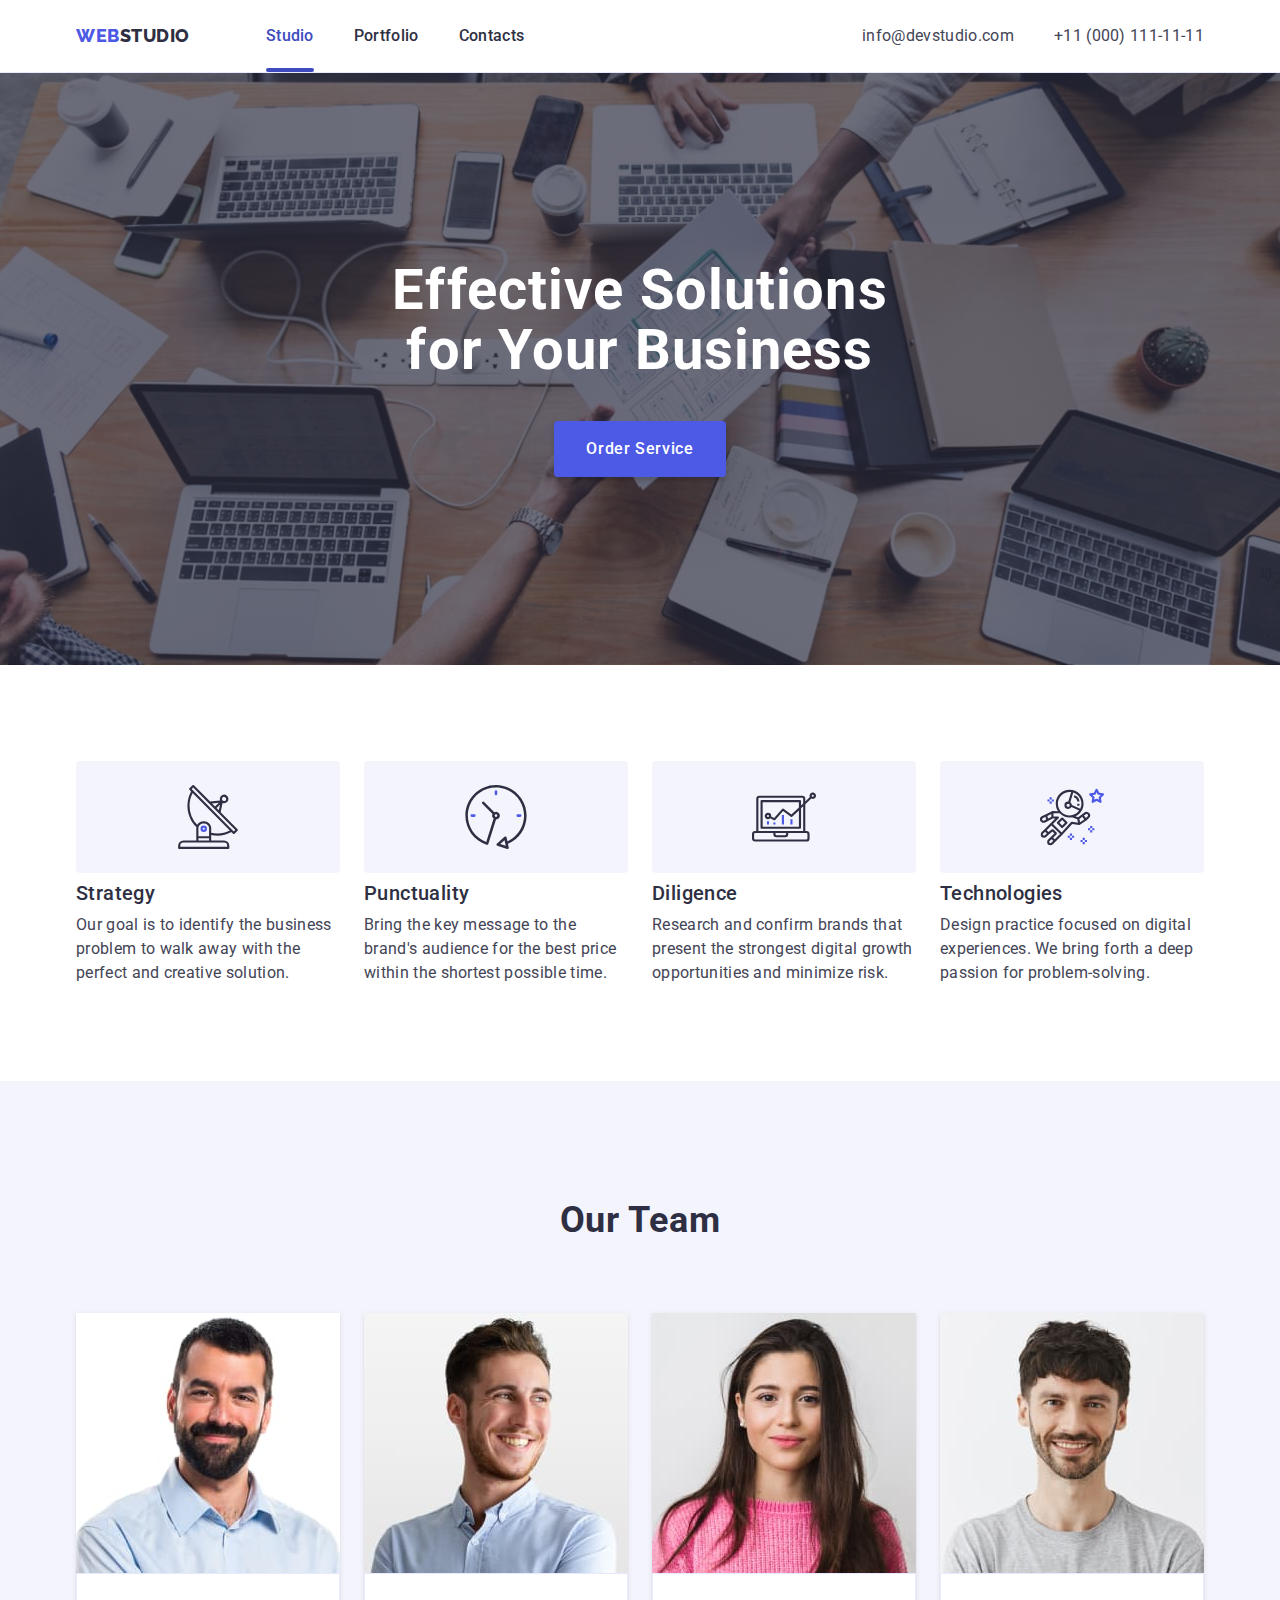
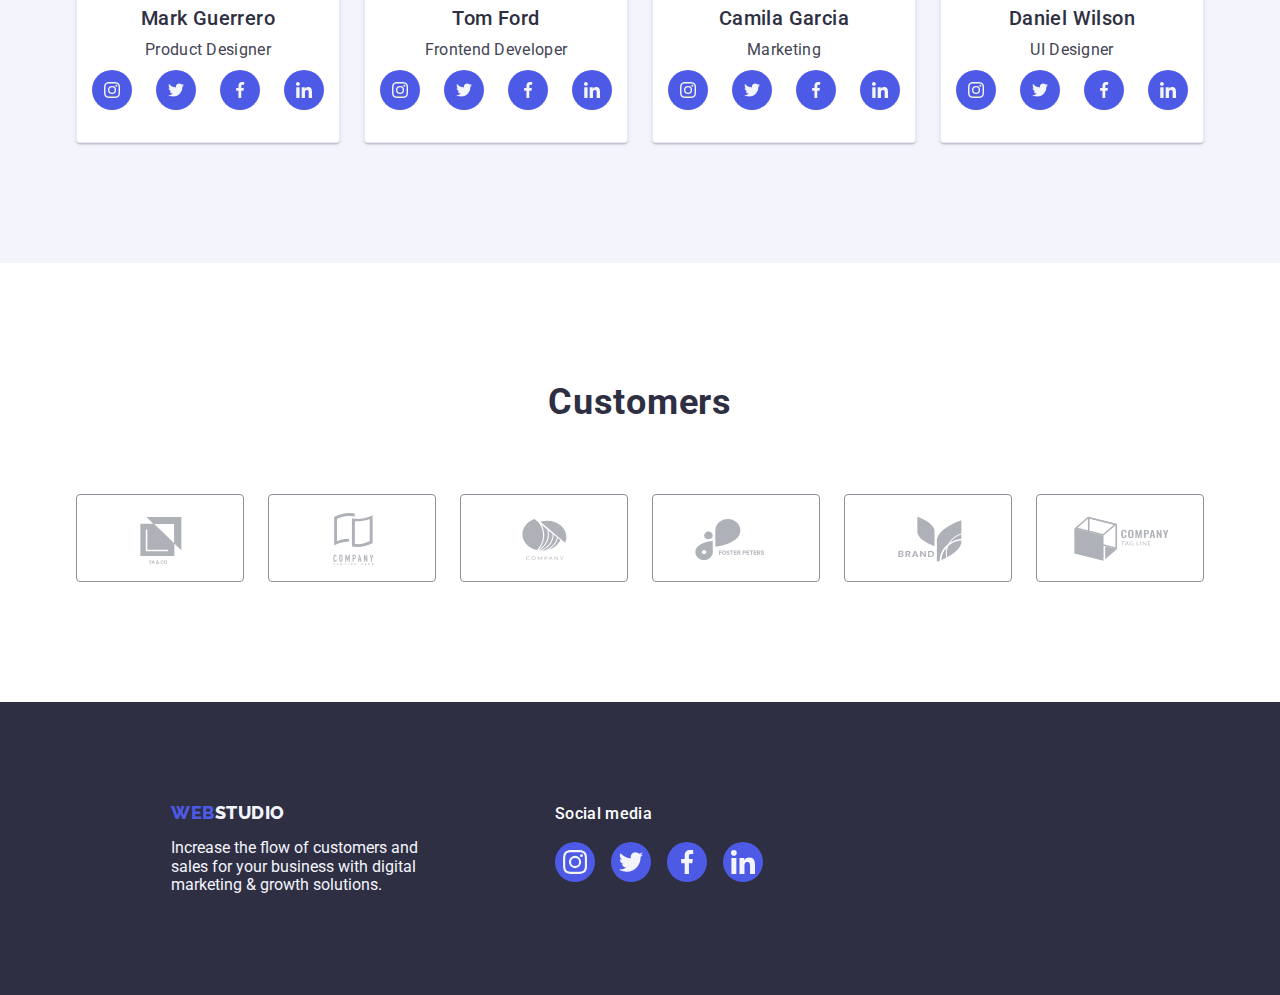
<file: index.html>
<!DOCTYPE html>
<html lang="en">
  <head>
    <meta charset="UTF-8" />
    <meta http-equiv="X-UA-Compatible" content="IE=edge" />
    <meta name="viewport" content="width=device-width, initial-scale=1.0" />

    <link rel="preconnect" href="https://fonts.googleapis.com" />
    <link rel="preconnect" href="https://fonts.gstatic.com" crossorigin />
    <link
      href="https://fonts.googleapis.com/css2?family=Raleway:wght@800&family=Roboto:wght@400;500;700;900&display=swap"
      rel="stylesheet"
    />
    <link
      rel="stylesheet"
      href="https://cdnjs.cloudflare.com/ajax/libs/modern-normalize/1.0.0/modern-normalize.min.css"
    />
    <link rel="stylesheet" href="./css/styles.css" />
    <title>Студія</title>
  </head>
  <body>
    <header class="header">
      <div class="container header-container">
        <nav class="navigation">
          <a href="./index.html" class="logo link"
            >Web<span class="logo-studio-header">Studio</span></a
          >
          <ul class="menu-items list">
            <li>
              <a
                class="menu-item link current"
                href="./index.html"
                rel="noopener noreferrer"
                >Studio</a
              >
            </li>
            <li>
              <a
                class="menu-item link"
                href="./portfolio.html"
                rel="noopener noreferrer"
                >Portfolio</a
              >
            </li>
            <li>
              <a class="menu-item link" href="" rel="noopener noreferrer"
                >Contacts</a
              >
            </li>
          </ul>
        </nav>
        <address class="contacts-list">
          <ul class="contacts list">
            <li class="contact-li link">
              <a href="mailto:info@devstudio.com" class="contact link"
                >info@devstudio.com</a
              >
            </li>
            <li class="contact-li link">
              <a href="tel:+110001111111" class="contact link"
                >+11 (000) 111-11-11</a
              >
            </li>
          </ul>
        </address>
      </div>
    </header>
    <main>
      <section class="hero section">
        <div class="container hero-container">
          <h1 class="main-header">Effective Solutions for Your Business</h1>
          <button type="button" class="order button" data-modal-open>
            Order Service
          </button>
        </div>
      </section>
      <section class="about section">
        <div class="container about-container">
          <h2 hidden class="benefits-header">Benefits</h2>
          <ul class="benefits list">
            <li class="benefit">
              <div class="benefit-vector-box">
                <svg width="64" height="64">
                  <use href="./images/icon.svg#icon-benefit-icon-1"></use>
                </svg>
              </div>
              <h3 class="benefit-header">Strategy</h3>

              <p class="benefit-text">
                Our goal is to identify the business problem to walk away with
                the perfect and creative solution.
              </p>
            </li>
            <li class="benefit">
              <div class="benefit-vector-box">
                <svg width="64" height="64">
                  <use href="./images/icon.svg#icon-benefit-icon-2"></use>
                </svg>
              </div>
              <h3 class="benefit-header">Punctuality</h3>
              <p class="benefit-text">
                Bring the key message to the brand's audience for the best price
                within the shortest possible time.
              </p>
            </li>
            <li class="benefit">
              <div class="benefit-vector-box">
                <svg width="64" height="64">
                  <use href="./images/icon.svg#icon-benefit-icon-3"></use>
                </svg>
              </div>
              <h3 class="benefit-header">Diligence</h3>
              <p class="benefit-text">
                Research and confirm brands that present the strongest digital
                growth opportunities and minimize risk.
              </p>
            </li>
            <li class="benefit">
              <div class="benefit-vector-box">
                <svg width="64" height="64">
                  <use href="./images/icon.svg#icon-benefit-icon-4"></use>
                </svg>
              </div>
              <h3 class="benefit-header">Technologies</h3>
              <p class="benefit-text">
                Design practice focused on digital experiences. We bring forth a
                deep passion for problem-solving.
              </p>
            </li>
          </ul>
        </div>
      </section>
      <section class="portfolio section">
        <div class="container portfolio-container">
          <h2 class="works-header">What are we doing</h2>
          <ul class="works-index list">
            <li class="work-index">
              <img src="./images/work1.jpg" alt="Work1" width="360" />
            </li>
            <li class="work-index">
              <img src="./images/work2.jpg" alt="work2" width="360" />
            </li>
            <li class="work-index">
              <img src="./images/work3.jpg" alt="work3" width="360" />
            </li>
          </ul>
        </div>
      </section>
      <section class="team section">
        <div class="container team-container">
          <h2 class="team-header">Our Team</h2>
          <ul class="teammembers list">
            <li class="teammember">
              <img
                src="./images/Mark.jpg"
                alt="Mark"
                width="264"
                height="260"
              />
              <div class="teammember-content">
                <h3 class="teammember-name">Mark Guerrero</h3>
                <p class="teammember-position">Product Designer</p>
                <ul class="sotial-list list">
                  <li class="sotial">
                    <a
                      href="./index.html"
                      class="sotial-box-teammember link"
                      target="_blank"
                      rel="noopener noreferrer"
                      ><svg
                        width="16"
                        height="16"
                        aria-label="linkto social media"
                        class="icon"
                      >
                        <use
                          href="./images/icon.svg#icon-social-icon-teammember-1"
                        ></use></svg
                    ></a>
                  </li>
                  <li class="sotial">
                    <a
                      href="./index.html"
                      class="sotial-box-teammember link"
                      target="_blank"
                      rel="noopener noreferrer"
                      ><svg
                        width="16"
                        height="16"
                        aria-label="linkto social media"
                        class="icon"
                      >
                        <use
                          href="./images/icon.svg#icon-social-icon-teammember-2"
                        ></use></svg
                    ></a>
                  </li>
                  <li class="sotial">
                    <a
                      href="./index.html"
                      class="sotial-box-teammember link"
                      target="_blank"
                      rel="noopener noreferrer"
                      ><svg
                        width="16"
                        height="16"
                        aria-label="linkto social media"
                        class="icon"
                      >
                        <use
                          href="./images/icon.svg#icon-social-icon-teammember-3"
                        ></use></svg
                    ></a>
                  </li>
                  <li class="sotial">
                    <a
                      href="./index.html"
                      class="sotial-box-teammember link"
                      target="_blank"
                      rel="noopener noreferrer"
                      ><svg
                        width="16"
                        height="16"
                        aria-label="linkto social media"
                        class="icon"
                      >
                        <use
                          href="./images/icon.svg#icon-social-icon-teammember-4"
                        ></use></svg
                    ></a>
                  </li>
                </ul>
              </div>
            </li>
            <li class="teammember">
              <img src="./images/Tom.jpg" alt="Tom" class="teammember-photo" />
              <div class="teammember-content">
                <h3 class="teammember-name">Tom Ford</h3>
                <p class="teammember-position">Frontend Developer</p>
                <ul class="sotial-list list">
                  <li class="sotial">
                    <a
                      href="./index.html"
                      class="sotial-box-teammember link"
                      target="_blank"
                      rel="noopener noreferrer"
                      ><svg
                        width="16"
                        height="16"
                        aria-label="linkto social media"
                        class="icon"
                      >
                        <use
                          href="./images/icon.svg#icon-social-icon-teammember-1"
                        ></use></svg
                    ></a>
                  </li>
                  <li class="sotial">
                    <a
                      href="./index.html"
                      class="sotial-box-teammember link"
                      target="_blank"
                      rel="noopener noreferrer"
                      ><svg
                        width="16"
                        height="16"
                        aria-label="linkto social media"
                        class="icon"
                      >
                        <use
                          href="./images/icon.svg#icon-social-icon-teammember-2"
                        ></use></svg
                    ></a>
                  </li>
                  <li class="sotial">
                    <a
                      href="./index.html"
                      class="sotial-box-teammember link"
                      target="_blank"
                      rel="noopener noreferrer"
                      ><svg
                        width="16"
                        height="16"
                        aria-label="linkto social media"
                        class="icon"
                      >
                        <use
                          href="./images/icon.svg#icon-social-icon-teammember-3"
                        ></use></svg
                    ></a>
                  </li>
                  <li class="sotial">
                    <a
                      href="./index.html"
                      class="sotial-box-teammember link"
                      target="_blank"
                      rel="noopener noreferrer"
                      ><svg
                        width="16"
                        height="16"
                        aria-label="linkto social media"
                        class="icon"
                      >
                        <use
                          href="./images/icon.svg#icon-social-icon-teammember-4"
                        ></use></svg
                    ></a>
                  </li>
                </ul>
              </div>
            </li>
            <li class="teammember">
              <img
                src="./images/Camila.jpg"
                alt="Camila"
                width="264"
                class="teammember-photo"
              />
              <div class="teammember-content">
                <h3 class="teammember-name">Camila Garcia</h3>
                <p class="teammember-position">Marketing</p>
                <ul class="sotial-list list">
                  <li class="sotial">
                    <a
                      href="./index.html"
                      class="sotial-box-teammember link"
                      target="_blank"
                      rel="noopener noreferrer"
                      ><svg
                        width="16"
                        height="16"
                        aria-label="linkto social media"
                        class="icon"
                      >
                        <use
                          href="./images/icon.svg#icon-social-icon-teammember-1"
                        ></use></svg
                    ></a>
                  </li>
                  <li class="sotial">
                    <a
                      href="./index.html"
                      class="sotial-box-teammember link"
                      target="_blank"
                      rel="noopener noreferrer"
                      ><svg
                        width="16"
                        height="16"
                        aria-label="linkto social media"
                        class="icon"
                      >
                        <use
                          href="./images/icon.svg#icon-social-icon-teammember-2"
                        ></use></svg
                    ></a>
                  </li>
                  <li class="sotial">
                    <a
                      href="./index.html"
                      class="sotial-box-teammember link"
                      target="_blank"
                      rel="noopener noreferrer"
                      ><svg
                        width="16"
                        height="16"
                        aria-label="linkto social media"
                        class="icon"
                      >
                        <use
                          href="./images/icon.svg#icon-social-icon-teammember-3"
                        ></use></svg
                    ></a>
                  </li>
                  <li class="sotial">
                    <a
                      href="./index.html"
                      class="sotial-box-teammember link"
                      target="_blank"
                      rel="noopener noreferrer"
                      ><svg
                        width="16"
                        height="16"
                        aria-label="linkto social media"
                        class="icon"
                      >
                        <use
                          href="./images/icon.svg#icon-social-icon-teammember-4"
                        ></use></svg
                    ></a>
                  </li>
                </ul>
              </div>
            </li>
            <li class="teammember">
              <img
                src="./images/Daniel.jpg"
                alt="Daniel"
                width="264"
                class="teammember-photo"
              />
              <div class="teammember-content">
                <h3 class="teammember-name">Daniel Wilson</h3>
                <p class="teammember-position">UI Designer</p>
                <ul class="sotial-list list">
                  <li class="sotial">
                    <a
                      href="./index.html"
                      class="sotial-box-teammember link"
                      target="_blank"
                      rel="noopener noreferrer"
                      ><svg
                        width="16"
                        height="16"
                        aria-label="linkto social media"
                        class="icon"
                      >
                        <use
                          href="./images/icon.svg#icon-social-icon-teammember-1"
                        ></use></svg
                    ></a>
                  </li>
                  <li class="sotial">
                    <a
                      href="./index.html"
                      class="sotial-box-teammember link"
                      target="_blank"
                      rel="noopener noreferrer"
                      ><svg
                        width="16"
                        height="16"
                        aria-label="linkto social media"
                        class="icon"
                      >
                        <use
                          href="./images/icon.svg#icon-social-icon-teammember-2"
                        ></use></svg
                    ></a>
                  </li>
                  <li class="sotial">
                    <a
                      href="./index.html"
                      class="sotial-box-teammember link"
                      target="_blank"
                      rel="noopener noreferrer"
                      ><svg
                        width="16"
                        height="16"
                        aria-label="linkto social media"
                        class="icon"
                      >
                        <use
                          href="./images/icon.svg#icon-social-icon-teammember-3"
                        ></use></svg
                    ></a>
                  </li>
                  <li class="sotial">
                    <a
                      href="./index.html"
                      class="sotial-box-teammember link"
                      target="_blank"
                      rel="noopener noreferrer"
                      ><svg
                        width="16"
                        height="16"
                        aria-label="linkto social media"
                        class="icon"
                      >
                        <use
                          href="./images/icon.svg#icon-social-icon-teammember-4"
                        ></use></svg
                    ></a>
                  </li>
                </ul>
              </div>
            </li>
          </ul>
        </div>
      </section>
      <section class="section customers-section">
        <div class="container customers-container">
          <h2 class="customers-header">Customers</h2>
          <ul class="customers-list list">
            <li class="customer">
              <a
                href=""
                class="customer-box link"
                target="_blank"
                rel="noopener noreferrer"
              >
                <svg
                  class="customer-logo"
                  width="104"
                  height="56"
                  aria-label-customer
                  logo
                >
                  <use href="./images/icon.svg#icon-Logo-1"></use>
                </svg>
              </a>
            </li>
            <li class="customer">
              <a
                href="./index.html"
                class="customer-box link"
                target="_blank"
                rel="noopener noreferrer"
              >
                <svg
                  class="customer-logo"
                  width="104"
                  height="56"
                  aria-label-customer
                  logo
                >
                  <use href="./images/icon.svg#icon-Logo-2"></use>
                </svg>
              </a>
            </li>
            <li class="customer">
              <a
                href="./index.html"
                class="customer-box link"
                target="_blank"
                rel="noopener noreferrer"
              >
                <svg
                  class="customer-logo"
                  width="104"
                  height="56"
                  aria-label-customer
                  logo
                >
                  <use href="./images/icon.svg#icon-Logo-3"></use>
                </svg>
              </a>
            </li>
            <li class="customer">
              <a href="./index.html" class="customer-box link">
                <svg
                  class="customer-logo"
                  width="104"
                  height="56"
                  aria-label-customer
                  logo
                >
                  <use href="./images/icon.svg#icon-Logo-4"></use>
                </svg>
              </a>
            </li>
            <li class="customer">
              <a
                href="./index.html"
                class="customer-box link"
                target="_blank"
                rel="noopener noreferrer"
              >
                <svg
                  class="customer-logo"
                  width="104"
                  height="56"
                  aria-label-customer
                  logo
                >
                  <use href="./images/icon.svg#icon-Logo-5"></use>
                </svg>
              </a>
            </li>
            <li class="customer">
              <a
                href="./index.html"
                class="customer-box link"
                target="_blank"
                rel="noopener noreferrer"
              >
                <svg
                  class="customer-logo"
                  width="104"
                  height="56"
                  aria-label="customer-logo"
                >
                  <use href="./images/icon.svg#icon-Logo-6"></use>
                </svg>
              </a>
            </li>
          </ul>
        </div>
      </section>
    </main>
    <footer class="footer">
      <div class="container footer-container">
        <div class="footer-content">
          <a href="./index.html" class="logo-footer link"
            >Web<span class="logo-studio-footer">Studio</span></a
          >
          <p class="footer-text">
            Increase the flow of customers and sales for your business with
            digital marketing & growth solutions.
          </p>
        </div>
        <div class="footer-cocial">
          <p class="footer-social-list-text">Social media</p>
          <ul class="sotial-list-footer list">
            <li class="sotial">
              <a
                href="./index.html"
                class="sotial-box-footer link"
                target="_blank"
                rel="noopener noreferrer"
                ><svg
                  width="24"
                  height="24"
                  class="icon"
                  aria-label="social icon"
                >
                  <use
                    href="./images/icon.svg#icon-social-icon-footer-1"
                  ></use></svg
              ></a>
            </li>
            <li class="sotial">
              <a
                href="./index.html"
                class="sotial-box-footer link"
                target="_blank"
                rel="noopener noreferrer"
                ><svg
                  width="24"
                  height="24"
                  class="icon"
                  aria-label="social icon"
                >
                  <use
                    href="./images/icon.svg#icon-social-icon-footer-2"
                  ></use></svg
              ></a>
            </li>
            <li class="sotial">
              <a
                href="./index.html"
                class="sotial-box-footer link"
                target="_blank"
                rel="noopener noreferrer"
                ><svg
                  width="24"
                  height="24"
                  class="icon"
                  aria-label="social icon"
                >
                  <use
                    href="./images/icon.svg#icon-social-icon-footer-3"
                  ></use></svg
              ></a>
            </li>
            <li class="sotial">
              <a
                href="./index.html"
                class="sotial-box-footer link"
                target="_blank"
                rel="noopener noreferrer"
                ><svg
                  width="24"
                  height="24"
                  class="icon"
                  aria-label="social icon"
                >
                  <use
                    href="./images/icon.svg#icon-social-icon-footer-4"
                  ></use></svg
              ></a>
            </li>
          </ul>
        </div>
      </div>
    </footer>
    <div class="backdrop is-hidden" data-modal>
      <div class="modal">
        <button class="button data-modal-close" data-modal-close>
          <svg
            width="8"
            height="8"
            class="modal-close-icon"
            aria-label="close modal button"
          >
            <use href="./images/icon.svg#icon-Close-modal"></use>
          </svg>
        </button>
      </div>
    </div>
    <script src="./js/modal.js">
      
    </script>
  </body>
</html>
</file>
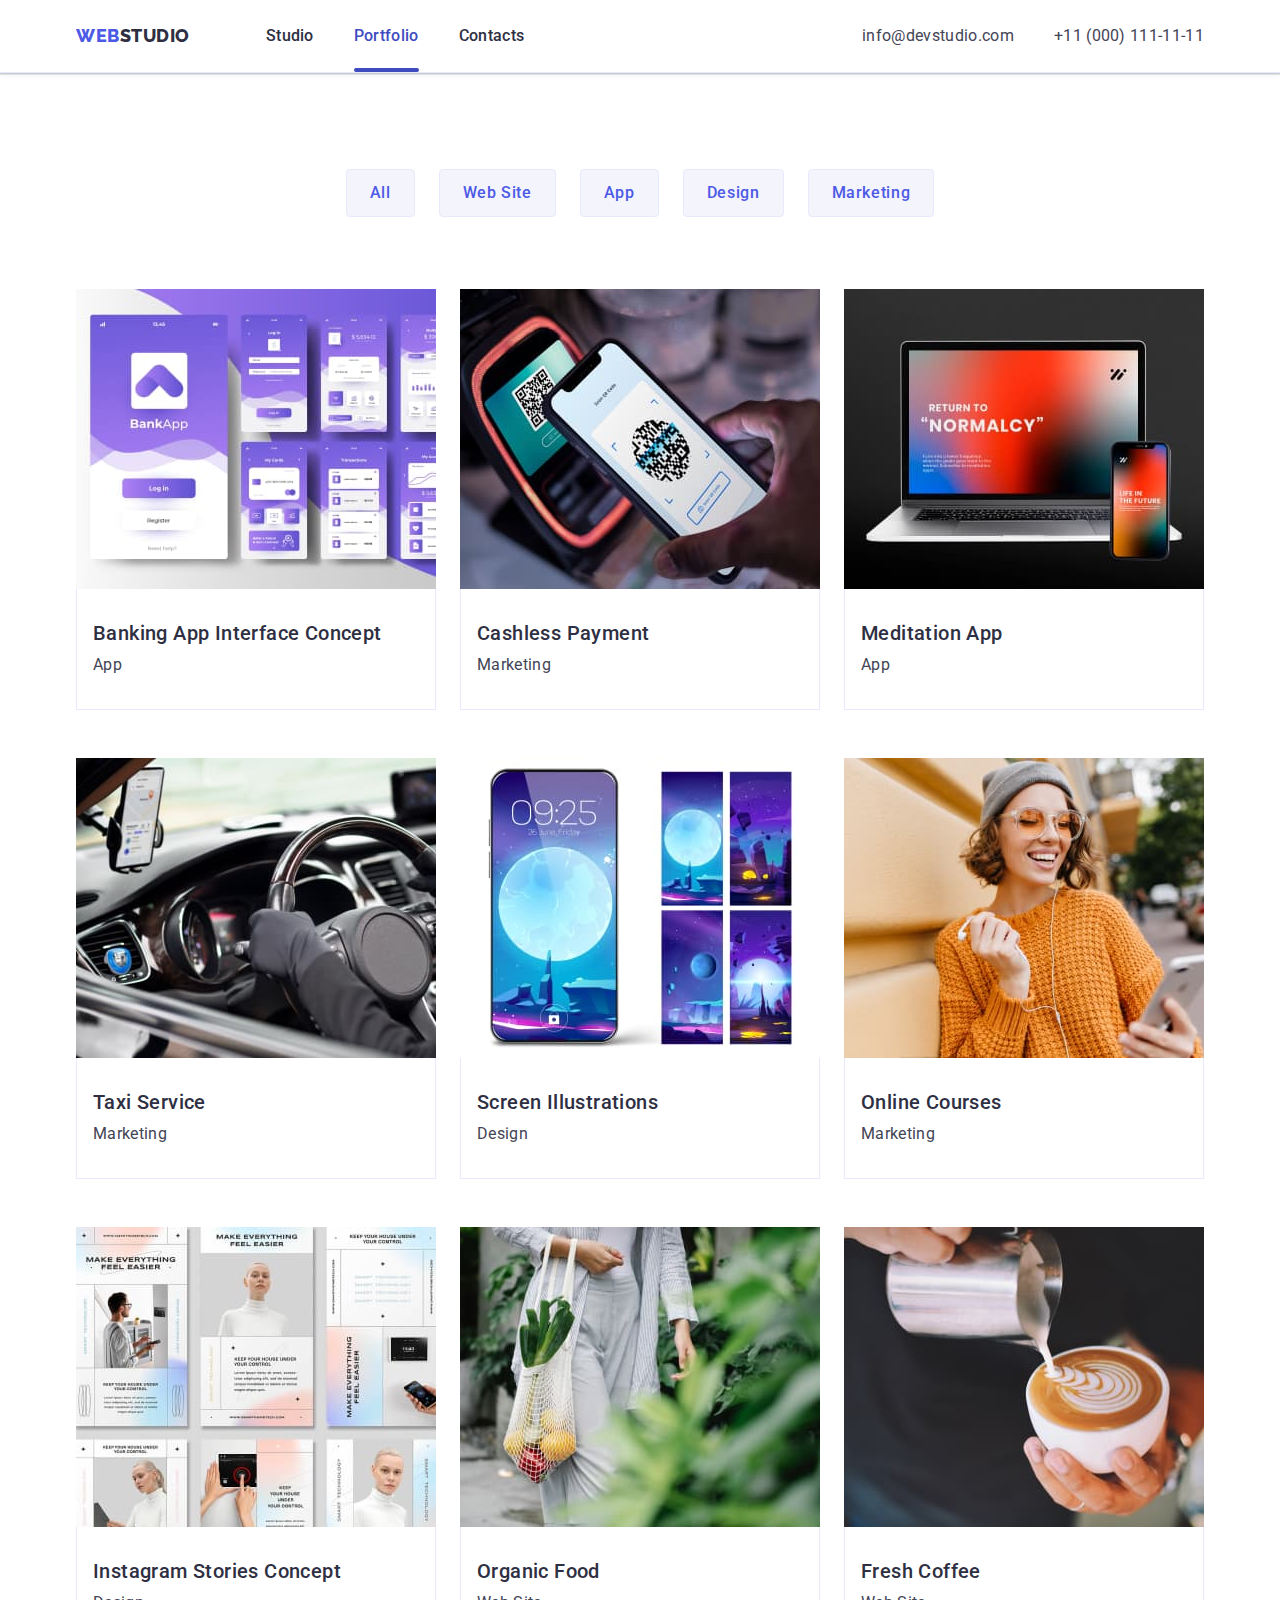
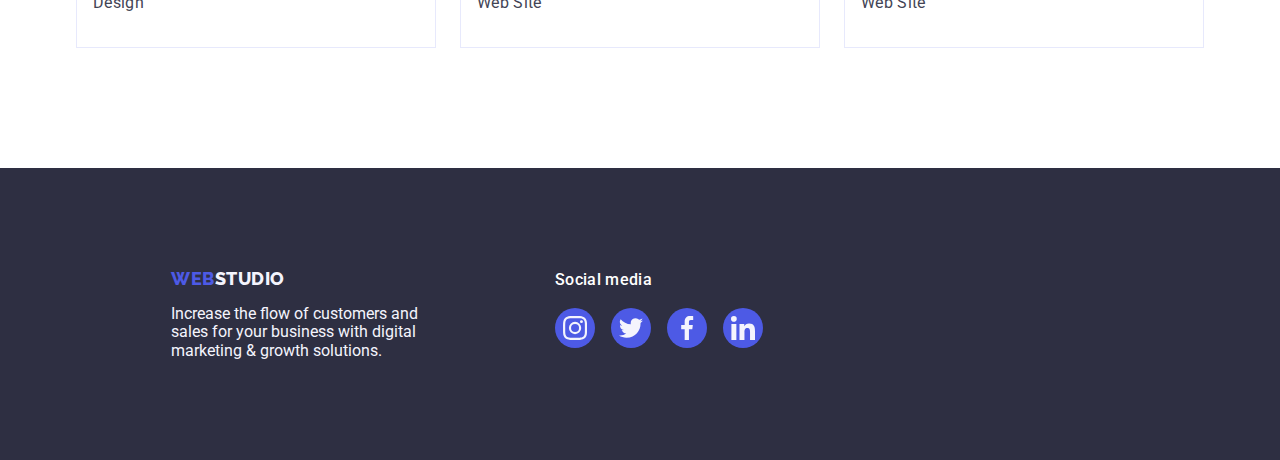
<file: portfolio.html>
<!DOCTYPE html>
<html lang="en">
  <head>
    <meta charset="UTF-8" />
    <meta http-equiv="X-UA-Compatible" content="IE=edge" />
    <meta name="viewport" content="width=device-width, initial-scale=1.0" />
    <link rel="preconnect" href="https://fonts.googleapis.com" />
    <link rel="preconnect" href="https://fonts.gstatic.com" crossorigin />
    <link
      href="https://fonts.googleapis.com/css2?family=Raleway:wght@800&family=Roboto:wght@400;500;700;900&display=swap"
      rel="stylesheet"
    />
    <link
      rel="stylesheet"
      href="https://cdnjs.cloudflare.com/ajax/libs/modern-normalize/1.0.0/modern-normalize.min.css"
    />
    <link rel="stylesheet" href="./css/styles.css" />
    <title>Портфоліо</title>
  </head>
  <body>
    <header class="header">
      <div class="container header-container">
        <nav class="navigation">
          <a href="./index.html" class="logo link"
            >Web<span class="logo-studio-header">Studio</span></a
          >
          <ul class="menu-items list">
            <li>
              <a class="menu-item link" href="./index.html">Studio</a>
            </li>
            <li>
              <a class="menu-item link current" href="./portfolio.html"
                >Portfolio</a
              >
            </li>
            <li>
              <a class="menu-item link" href="">Contacts</a>
            </li>
          </ul>
        </nav>
        <address class="contacts-list">
          <ul class="contacts list">
            <li class="contact-li link">
              <a href="mailto:info@devstudio.com" class="contact link"
                >info@devstudio.com</a
              >
            </li>
            <li class="contact-li link">
              <a href="tel:+110001111111" class="contact link"
                >+11 (000) 111-11-11</a
              >
            </li>
          </ul>
        </address>
      </div>
    </header>

    <main>
      <section class="portfolio-works section">
        <div class="container works-container">
          <h1 hidden>Our Portfolio</h1>
          <ul class="filters list">
            <li>
              <button type="button" class="filter button">All</button>
            </li>
            <li>
              <button type="button" class="filter button">Web Site</button>
            </li>
            <li>
              <button type="button" class="filter button">App</button>
            </li>
            <li>
              <button type="button" class="filter button">Design</button>
            </li>
            <li>
              <button type="button" class="filter button">Marketing</button>
            </li>
          </ul>
          <ul class="works-portfolio list">
            <li class="portfoliowork link">
              <a href="./index.html" class="work-portfolio link">
                <div class="portfolio-work-image-thumb">
                  <img
                    src="./images/bankapp.jpg"
                    alt="bankapp"
                    class="portfoliophoto"
                  />
                  <div class="overlay">
                    <p class="overlay-text">
                      14 Stylish and User-Friendly App Design Concepts · Task
                      Manager App · Calorie Tracker App · Exotic Fruit Ecommerce
                      App · Cloud Storage App
                    </p>
                  </div>
                </div>
                <div class="portfolio-work-content">
                  <h2 class="work-header">Banking App Interface Concept</h2>
                  <p class="work-text">App</p>
                </div>
              </a>
            </li>
            <li class="portfoliowork link">
              <a href="index.html" class="work-portfolio link">
                <div class="portfolio-work-image-thumb">
                  <img
                    src="./images/cashlesspay.jpg"
                    alt="cashless pay"
                    class="portfoliophoto"
                  />
                  <div class="overlay">
                    <p class="overlay-text">
                      14 Stylish and User-Friendly App Design Concepts · Task
                      Manager App · Calorie Tracker App · Exotic Fruit Ecommerce
                      App · Cloud Storage App
                    </p>
                  </div>
                </div>
                <div class="portfolio-work-content">
                  <h2 class="work-header">Cashless Payment</h2>
                  <p class="work-text">Marketing</p>
                </div>
              </a>
            </li>
            <li class="portfoliowork link">
              <a href="index.html" class="work-portfolio link">
                <div class="portfolio-work-image-thumb">
                  <img
                    src="./images/meditapp.jpg"
                    alt="meditation app"
                    class="portfoliophoto"
                  />
                  <div class="overlay">
                    <p class="overlay-text">
                      14 Stylish and User-Friendly App Design Concepts · Task
                      Manager App · Calorie Tracker App · Exotic Fruit Ecommerce
                      App · Cloud Storage App
                    </p>
                  </div>
                </div>
                <div class="portfolio-work-content">
                  <h2 class="work-header">Meditation App</h2>
                  <p class="work-text">App</p>
                </div>
              </a>
            </li>
            <li class="portfoliowork link">
              <a href="index.html" class="work-portfolio link">
                <div class="portfolio-work-image-thumb">
                  <img
                    src="./images/taxi.jpg"
                    alt="taxi"
                    class="portfoliophoto"
                  />
                  <div class="overlay">
                    <p class="overlay-text">
                      14 Stylish and User-Friendly App Design Concepts · Task
                      Manager App · Calorie Tracker App · Exotic Fruit Ecommerce
                      App · Cloud Storage App
                    </p>
                  </div>
                </div>
                <div class="portfolio-work-content">
                  <h2 class="work-header">Taxi Service</h2>
                  <p class="work-text">Marketing</p>
                </div>
              </a>
            </li>
            <li class="portfoliowork link">
              <a href="index.html" class="work-portfolio link">
                <div class="portfolio-work-image-thumb">
                  <img
                    src="./images/screenillustrations.jpg"
                    alt="screen illustrations"
                    class="portfoliophoto"
                  />
                  <div class="overlay">
                    <p class="overlay-text">
                      14 Stylish and User-Friendly App Design Concepts · Task
                      Manager App · Calorie Tracker App · Exotic Fruit Ecommerce
                      App · Cloud Storage App
                    </p>
                  </div>
                </div>
                <div class="portfolio-work-content">
                  <h2 class="work-header">Screen Illustrations</h2>
                  <p class="work-text">Design</p>
                </div>
              </a>
            </li>
            <li class="portfoliowork link">
              <a href="index.html" class="work-portfolio link">
                <div class="portfolio-work-image-thumb">
                  <img
                    src="./images/onlinecourse.jpg"
                    alt="online cource"
                    class="portfoliophoto"
                  />
                  <div class="overlay">
                    <p class="overlay-text">
                      14 Stylish and User-Friendly App Design Concepts · Task
                      Manager App · Calorie Tracker App · Exotic Fruit Ecommerce
                      App · Cloud Storage App
                    </p>
                  </div>
                </div>
                <div class="portfolio-work-content">
                  <h2 class="work-header">Online Courses</h2>
                  <p class="work-text">Marketing</p>
                </div>
              </a>
            </li>
            <li class="portfoliowork link">
              <a href="index.html" class="work-portfolio link">
                <div class="portfolio-work-image-thumb">
                  <img
                    src="./images/instagram.jpg"
                    alt="instagram stories"
                    class="portfoliophoto"
                  />
                  <div class="overlay">
                    <p class="overlay-text">
                      14 Stylish and User-Friendly App Design Concepts · Task
                      Manager App · Calorie Tracker App · Exotic Fruit Ecommerce
                      App · Cloud Storage App
                    </p>
                  </div>
                </div>
                <div class="portfolio-work-content">
                  <h2 class="work-header">Instagram Stories Concept</h2>
                  <p class="work-text">Design</p>
                </div>
              </a>
            </li>
            <li class="portfoliowork link">
              <a href="index.html" class="work-portfolio link">
                <div class="portfolio-work-image-thumb">
                  <img
                    src="./images/organicfood.jpg"
                    alt="organic foood photo"
                    class="portfoliophoto"
                  />
                  <div class="overlay">
                    <p class="overlay-text">
                      14 Stylish and User-Friendly App Design Concepts · Task
                      Manager App · Calorie Tracker App · Exotic Fruit Ecommerce
                      App · Cloud Storage App
                    </p>
                  </div>
                </div>
                <div class="portfolio-work-content">
                  <h2 class="work-header">Organic Food</h2>
                  <p class="work-text">Web Site</p>
                </div>
              </a>
            </li>

            <li class="portfoliowork link">
              <a href="./index.html" class="work-portfolio link">
                <div class="portfolio-work-image-thumb">
                  <img
                    src="./images/cofee.jpg"
                    alt="cofee photo"
                    class="portfoliophoto"
                  />
                  <div class="overlay">
                    <p class="overlay-text">
                      14 Stylish and User-Friendly App Design Concepts · Task
                      Manager App · Calorie Tracker App · Exotic Fruit Ecommerce
                      App · Cloud Storage App
                    </p>
                  </div>
                </div>
                <div class="portfolio-work-content">
                  <h2 class="work-header">Fresh Coffee</h2>
                  <p class="work-text">Web Site</p>
                </div>
              </a>
            </li>
          </ul>
        </div>
      </section>
    </main>
    <footer class="footer">
      <div class="container footer-container">
        <div class="footer-content">
          <a href="./index.html" class="logo-footer link"
            >Web<span class="logo-studio-footer">Studio</span></a
          >
          <p class="footer-text">
            Increase the flow of customers and sales for your business with
            digital marketing & growth solutions.
          </p>
        </div>
        <div class="footer-cocial">
          <p class="footer-social-list-text">Social media</p>
          <ul class="sotial-list-footer list">
            <li class="sotial">
              <a
                href="./index.html"
                class="sotial-box-footer link"
                target="_blank"
                rel="noopener noreferrer"
                ><svg
                  width="24"
                  height="24"
                  class="icon"
                  aria-label="social icon"
                >
                  <use
                    href="./images/icon.svg#icon-social-icon-footer-1"
                  ></use></svg
              ></a>
            </li>
            <li class="sotial">
              <a
                href="./index.html"
                class="sotial-box-footer link"
                target="_blank"
                rel="noopener noreferrer"
                ><svg
                  width="24"
                  height="24"
                  class="icon"
                  aria-label="social icon"
                >
                  <use
                    href="./images/icon.svg#icon-social-icon-footer-2"
                  ></use></svg
              ></a>
            </li>
            <li class="sotial">
              <a
                href="./index.html"
                class="sotial-box-footer link"
                target="_blank"
                rel="noopener noreferrer"
                ><svg
                  width="24"
                  height="24"
                  class="icon"
                  aria-label="social icon"
                >
                  <use
                    href="./images/icon.svg#icon-social-icon-footer-3"
                  ></use></svg
              ></a>
            </li>
            <li class="sotial">
              <a
                href="./index.html"
                class="sotial-box-footer link"
                target="_blank"
                rel="noopener noreferrer"
                ><svg
                  width="24"
                  height="24"
                  class="icon"
                  aria-label="social icon"
                >
                  <use
                    href="./images/icon.svg#icon-social-icon-footer-4"
                  ></use></svg
              ></a>
            </li>
          </ul>
        </div>
      </div>
    </footer>
  </body>
</html>
</file>
<file: css/styles.css>
/* all */

:root{
    --color-white:#ffffff;
    --color-primary: #4D5AE5;
    --color-pressed: #404BBF;
    --color-dark:#2E2F42;
    --color-success:#31D0AA;
    --color-body-text:#434455;
    --color-subtle-text: #8E8F99;
    --color-accent: #E7E9FC;
    --color-overlay:#2E2F42 40%;
    --color-light: #F4F4FD;
}
html {
    box-sizing: border-box;
}

*,
*::before,
*::after {
    box-sizing: inherit;
    margin: 0;
}


body {
    background-color: #ffffff;
    font-family: "Roboto", sans-serif;
    color: var(--color-body-text);
}
.link {
    letter-spacing: 0.03em;
    color: #4D5AE5;
    text-decoration: none;
    padding: 0;
    margin: 0;
}
.container{
    max-width: 320px;
    margin: 0 auto;
    padding: 0 15px;
}
@media only screen and (min-width: 768px) {
   .container{
    max-width: 763px;
  }
}
@media only screen and (min-width: 1156px) {
.container{
        max-width: 1158px;
  }
}
img{
    display: block;
}


.button{
    display: inline-block;
    padding: 0;
}
.navigation {
    display: flex;
    align-items: center;
}
.menu-items{
    display: flex;
    gap: 40px;
}
.header-container{
padding: 0 15px;
    display: flex;
    justify-content: space-between;
    align-items: center;
}
.header{
    border-bottom: 1px solid #e7e9fc;
 
    box-shadow: 0px 2px 1px rgba(46, 47, 66, 0.08), 0px 1px 1px rgba(46, 47, 66, 0.16), 0px 1px 6px rgba(46, 47, 66, 0.08);
}
.contact-li{
    margin: 0;
}

.menu-item{
    text-decoration: none;
    font-family: 'Roboto', sans-serif;
        font-style: normal;
        font-weight: 500;
        font-size: 16px;
        line-height: 1.5;
        letter-spacing: 0.02em;
        color: var(--color-dark);
        padding-top: 24px;
        padding-bottom: 24px;
        display: block;
        position: relative;
            transition-property: color;
                transition-duration: 250ms;
                transition-timing-function: cubic-bezier(0.4, 0, 0.2, 1);

}
.menu-item:hover,
.menu-item:focus,
.menu-item.current{
    color: var(--color-pressed);
}


.menu-item.current::after{
    content: '';
background-color: var(--color-pressed);
width: 100%;
height: 4px;
display: block;
border-radius: 2px;
position: absolute;
bottom: 0;
transition-duration: 250ms;
transition-property: transform;
transition-timing-function: cubic-bezier(0.4, 0, 0.2, 1);

}

.contacts{
    display: flex;
    gap: 40px;
}
.contact{
    letter-spacing: 0.02em;
    font-style: normal;
        font-weight: 400;
        font-size: 16px;
        line-height: calc(24/16);
        color: var(--color-body-text);
        text-decoration: none;
            transition-property: color;
                transition-duration: 250ms;
                transition-timing-function: cubic-bezier(0.4, 0, 0.2, 1);
}
.contacts-list{
    font-style: normal;
    transition-property: color;
}
.contact:hover,
.contact:focus {
    color: #404BBF;
        transition-property: color;
            transition-duration: 250ms;
            
}
.footer {
    background-color: #2E2F42;
    color: #F4F4FD;
    min-width: 1440px;
    left: 0px;
    top: 1764px;
    padding: 100px 0;
}
.logo{
    letter-spacing: 0.03em;
    color: #4D5AE5;
    font-family: 'Raleway',sans-serif;
        font-style: normal;
        font-weight: 800;
        font-size: 18px;
        line-height: 1.17;
    text-decoration: none;
    text-transform: uppercase;
    display: inline-block;
    margin-right: 76px;
}

.logo-footer {
    letter-spacing: 0.03em;
    color: #4D5AE5;
    font-family: 'Raleway', sans-serif;
    font-style: normal;
    font-weight: 800;
    font-size: 18px;
    line-height: 1.17;
    text-decoration: none;
    text-transform: uppercase;
    display: inline-block;
    margin-bottom: 16px;
}
.logo-studio-footer {
    color: #F4F4FD;
    letter-spacing: 0.03em;
}
.logo-studio-header{
        color: #2E2F42;
        letter-spacing: 0.03em;
}
.logo:link{
    text-decoration: none;
}

.list {
    list-style: none;
    letter-spacing: 0.02em;
    color: #2e2f42;
    padding: 0;
    margin: 0;
}

.footer-content{
    max-width: 264px;
    margin-right: 120px;
}

.footer-container{
    display: flex;
    align-items: baseline;
    flex-wrap: wrap;
    margin-left: 156px;
}

.sotial-list{
    display: flex;
    gap: 24px;
    padding: 0 auto;
    justify-content: center;
}
.sotial-list-footer {
    display: flex;
    gap: 16px;
    padding: 0 auto;
    justify-content: center;
}
.sotial{
    width: calc((100%-3*24px)/4);
    display: flex;
    justify-content: center;
    align-items: center;
    flex-wrap: nowrap;
    width: 40px;
    height: 40px;
}
.sotial-list{
    display: flex;
}
.footer-social-list-text{
    margin-bottom: 16px;
    font-family: 'Roboto';
        font-style: normal;
        font-weight: 500;
        font-size: 16px;
        line-height: 24px;
        letter-spacing: 0.02em;
        color: var(--color-white);
}
.sotial-box-footer{
            background-color: #4D5AE5;
            border-radius: 50%;
            
      display: flex;
      justify-content: center;
      align-items: center;
            color: #F4F4FD;
            width: 40px;
            height: 40px;
                transition-property: background-color;
                    transition-duration: 250ms;
                    transition-timing-function: cubic-bezier(0.4, 0, 0.2, 1);
}
.sotial-box-footer:hover,
.sotial-box-footer:focus
 {
    background-color: #31D0AA;

 }

.icon{
    fill: var(--color-light);
}


.backdrop{
    position: fixed;
    background-color: rgba(46, 47, 66, 0.4);
    top: 0;
    left: 0;
    width: 100%;
    height: 100%;
    opacity: 1;
   transition-property: opacity visibility;
   transition-duration: 250ms;
   transition-timing-function: cubic-bezier(0.4, 0, 0.2, 1);
}

.backdrop.is-hidden .modal{
    transform: scale(0.1) ;
}

.data-modal-close{
    background-color: #E7E9FC;
        border: 1px solid rgba(0, 0, 0, 0.1);
    display: flex;
    cursor: pointer;
    align-items: center;
    justify-content: center;
    border-radius: 100%;
    width: 24px;
    height: 24px;
    position: absolute;
    top: 24px;
    right: 24px;
    color: var(--color-dark);
        transition-property: background-color, color;
            transition-duration: 250ms;
            transition-timing-function: cubic-bezier(0.4, 0, 0.2, 1);
}
.modal-close-icon{
    fill: currentColor;
}

.data-modal-close:hover,
.data-modal-close:focus{
    background-color: #404BBF;
    color: var(--color-white);
    
    
}
.modal{
    max-width: 408px;
        width: 100%;
    min-height: 576px;
    background-color: #FCFCFC;
        box-shadow: 0px 1px 1px rgba(0, 0, 0, 0.14), 0px 1px 3px rgba(0, 0, 0, 0.12), 0px 2px 1px rgba(0, 0, 0, 0.2);
        border-radius: 4px;
    position: absolute;
    top: 50%;
    left: 50%;   
        transform: translate(-50%, -50%) scale(1);
    
    opacity: 1;
    transition: transform 250ms cubic-bezier(0.4, 0, 0.2, 1);
}




.is-hidden {
    opacity: 0;
    pointer-events: none;
    visibility:hidden;
}











/* index */






















.hero{
    background-color: #2E2F42;
    text-align: center;
    max-width: 428px;
    padding: 112px 0;
    color: white;
    margin: 0 auto;
    background-image: linear-gradient(rgba(46, 47, 66, 0.7), rgba(46, 47, 66, 0.7)), url(../images/hero-bg.jpg);
    background-position:50% 50%;
 background-size: cover;
 background-repeat: no-repeat;
}
@media screen and (min-width: 768px) {
        {
            max-width: 768px;
        }
}

@media screen and (min-width: 1158px) {
        .hero{
            max-width: 1440px;
                padding: 188px 0;
        }
}

.main-header{
    font-size: 36px;
    line-height: 1.07;
    letter-spacing: 0.02em;
    margin-bottom: 48px;
    text-align: center;
    max-width: 320px;
    margin-left:auto;
    margin-right: auto;
    margin-bottom: 72px;
}
@media only screen and (min-width: 768px) {
   .main-header{
    font-size: 56px;
    margin-bottom: 48px;
  }
}
@media only screen and (min-width: 1158px) {
   .main-header{
    margin-bottom: 40px;
    max-width: 496px;
  }
}
.order{
    min-width: 169px;
    height: auto;
    background-color: #4D5AE5;
    box-shadow: 0px 4px 4px rgba(0, 0, 0, 0.15);
    border-radius: 4px;
    font-family: "Roboto", sans-serif;
    font-weight: 500;
    font-size: 16px;
    line-height: 1.5;
    letter-spacing: 0.04em;
    color: #ffffff;
    cursor: pointer;
    padding: 16px 32px;
    display: block;
    height: 56px;
    border: none;
    margin: 0 auto;
    transition-property: background-color, box-shadow;
    transition-duration: 250ms;
        transition-timing-function: cubic-bezier(0.4, 0, 0.2, 1);
}
.order:hover,
.order:focus{
        background-color: #404BBF;
        box-shadow: 0px 4px 4px rgba(0, 0, 0, 0.15);
}


.about{
    padding: 120px 0;
}
@media only screen and (min-width: 768px) {
      .about{
        padding: 96px 0;
      }
}

@media only screen and (min-width: 1158px) {
        {}
}
.benefits-header{
    margin-bottom: 72px;
}
@media only screen and (min-width: 768px) {
        {}
}

@media only screen and (min-width: 1158px) {
        {}
}
.benefits {
    display: flex;
    gap: 24px;
    flex-wrap: wrap;
    
    @media only screen and (min-width: 768px) {
                {}
        }
    
        @media only screen and (min-width: 1158px) {
                {}
        }
}
.benefit{
    width: calc((100% - 3 * 24px) / 4);
}
@media only screen and (min-width: 768px) {
        {}
}

@media only screen and (min-width: 1158px) {
        {}
}
.benefit-vector-box{
    display: none;
}

@media only screen and (min-width: 1158px) {
     .benefit-vector-box {
             margin-bottom: 8px;
             display: flex;
             justify-content: center;
             align-items: center;
             padding-top: 24px;
             padding-bottom: 24px;
             padding-right: auto;
             padding-left: auto;
             background-color: #f4f4fd;
             border-radius: 4px;
         }
}


.benefit-header{
    font-family: 'Roboto';
        font-style: normal;
        font-weight: 500;
        font-size: 20px;
        line-height: 24px;
        letter-spacing: 0.02em;
        color: #2e2f42;
        margin-bottom: 8px;
}
@media only screen and (min-width: 768px) {
        {}
}

@media only screen and (min-width: 1158px) {
        {}
}
.benefit-text{
    color: var(--color-body-text);
        font-family: 'Roboto';
        font-style: normal;
        font-weight: 400;
        font-size: 16px;
        line-height: calc(24/16);
        letter-spacing: 0.02em;
        
}
@media only screen and (min-width: 768px) {
        {}
}

@media only screen and (min-width: 1158px) {
        {}
}
.portfolio{
    display: none;
}

@media only screen and (min-width: 1158px) {
        .portfolio{
            padding-bottom: 120px;
        }
}
.works-header{
    font-size: 36px;
    line-height: 1.11;
    text-align: center;
    letter-spacing: 0.02em;
    text-transform: capitalize;
    color: #2e2f42;
    margin-bottom: 72px;
}
.work-index{
    display: inline-block;
    align-items: center;
}
.works-index{
    display: flex;
    gap: 24px;
}

.team{
   background-color:#F4F4FD;
    padding: 120px 0;
}
@media only screen and (min-width: 768px) {
        {}
}

@media only screen and (min-width: 1158px) {
        {}
}
.teammembers{
    display: flex;
    gap: 24px;
}
@media only screen and (min-width: 768px) {
        {}
}

@media only screen and (min-width: 1158px) {
        {}
}
.team-header{
    font-size: 36px;
    line-height: 1.11;
    text-align: center;
    letter-spacing: 0.02em;
    text-transform: capitalize;
    color: #2E2F42;
    margin-bottom: 72px;

}
@media only screen and (min-width: 768px) {
        {}
}

@media only screen and (min-width: 1158px) {
        {}
}

.teammember{
    background-color: #ffffff;
    display: inline-block;
    box-shadow: 0px 1px 6px rgba(46, 47, 66, 0.08), 0px 1px 1px rgba(46, 47, 66, 0.16), 0px 2px 1px rgba(46, 47, 66, 0.08);
    border-radius: 0px 0px 4px 4px;
 
}
@media only screen and (min-width: 768px) {
        {}
}

@media only screen and (min-width: 1158px) {
        {}
}
.teammember-name{
    color: var(--color-dark);
    line-height: 24px;
        text-transform: capitalize;
    font-family: 'Roboto';
        font-style: normal;
        font-weight: 500;
        font-size: 20px;
        letter-spacing: 0.02em;
        margin-bottom: 8px;
        text-align: center;
}
@media only screen and (min-width: 768px) {
        {}
}

@media only screen and (min-width: 1158px) {
        {}
}


.teammember-content{
    padding-top: 32px;
    padding-bottom: 32px;
    
    border: 1px solid #e7e9fc;
    border-bottom-left-radius: 4px;
    border-bottom-right-radius: 4px;
}
@media only screen and (min-width: 768px) {
        {}
}

@media only screen and (min-width: 1158px) {
        {}
}

.teammember-position{
    color: #434455;
    font-family: 'Roboto';
        font-style: normal;
        font-weight: 400;
        font-size: 16px;
        line-height: calc(24/16);
        letter-spacing: 0.02em;
        text-align: center; 
        margin-bottom: 8px;
}
@media only screen and (min-width: 768px) {
        {}
}

@media only screen and (min-width: 1158px) {
        {}
}

.sotial-box-teammember{
    width: 100%;  
    height: 100%;
    background-color: #4D5AE5;
    border-radius: 50%;
    display: flex;
    align-items: center;
    justify-content: center;
    color: #F4F4FD;
    transition-property: background-color;
    transition-duration: 250ms;
    transition-timing-function: cubic-bezier(0.4, 0, 0.2, 1);
}
.sotial-box-teammember:hover,
.sotial-box-teammember:focus{
   background-color: #404bbf; 
  
}
@media only screen and (min-width: 768px) {
        {}
}

@media only screen and (min-width: 1158px) {
        {}
}

.customers-section{
    padding-top: 120px;
    padding-bottom: 120px;
    padding-left: auto;
    padding-left: auto;
}
@media only screen and (min-width: 768px) {
        {}
}

@media only screen and (min-width: 1158px) {
        {}
}
.customers-header{
      font-family: 'Roboto';
font-style: normal;
font-weight: 700;
font-size: 36px;
line-height: 1.1;
text-align: center;
letter-spacing: 0.02em;
text-transform: capitalize;
margin-bottom: 72px;
color: var(--color-dark);
}
@media only screen and (min-width: 768px) {
        {}
}

@media only screen and (min-width: 1158px) {
        {}
}
.customers-list{
    display: flex;
    gap: 24px;
    flex-wrap: wrap;
}
@media only screen and (min-width: 768px) {
        {}
}

@media only screen and (min-width: 1158px) {
        {}
}
.customer-box{
    padding: 15px 31px;
        border: 1px solid #8E8F99;
        border-radius: 4px;
        color:#afb1b8;
        display: flex;
        align-items: center;
        justify-content: center;
        width: calc((100% - 5 * 24) / 6);
    transition-property: color;
        transition-duration: 250ms;
        transition-timing-function: cubic-bezier(0.4, 0, 0.2, 1);
}
.customer-box:hover,
.customer-box:focus{
     border: 1px solid #404BBF;
       
        color: #404BBF;
        
}
@media only screen and (min-width: 768px) {
        {}
}

@media only screen and (min-width: 1158px) {
        {}
}
.customer-logo{
    fill: currentColor;
}
@media only screen and (min-width: 768px) {
        {}
}

@media only screen and (min-width: 1158px) {
        {}
}





/* portfolio  */






.portfolio-works{
    padding-top: 96px;
    padding-bottom: 120px;
}


.filter{
    background: #F4F4FD;
    color: #4D5AE5;
    font-family: "Roboto", sans-serif;
    font-style: normal;
        font-weight: 500;
        font-size: 16px;
        line-height: 24px;
        letter-spacing: 0.04em;
    border: 1px solid #E7E9FC;
    border-radius: 4px;
    display: inline-block;
    padding: 11px 23px;
    text-align: center;
    transition-property: background-color, color, border, box-shadow;
    transition-duration: 250ms;
    transition-timing-function: cubic-bezier(0.4, 0, 0.2, 1);
}
.filter:hover,
.filter:focus{
    background-color:#404BBF;
    color:#FFFFFF;
    box-shadow: 0px 3px 1px rgba(0, 0, 0, 0.1), 0px 2px 1px rgba(0, 0, 0, 0.08), 0px 2px 2px rgba(0, 0, 0, 0.12);
    cursor: pointer;
    border: 1px solid transparent;
}
.filters{
    display: flex;
    justify-content: center;
    gap: 24px;
    margin-bottom: 72px;
}
.works-portfolio{
    display: flex;
    justify-content: center;
    gap: 48px 24px;
    flex-wrap: wrap;
}
.portfoliowork{
        text-decoration: none;
        width: calc((100% - 2 * 24px) / 3);
        display: block;
        
}
.portfoliophoto{
    width:100%;  
}
.work-portfolio{
    display: block;
    transition-property: box-shadow;
    transition-duration: 250ms;
    transition-timing-function: cubic-bezier(0.4, 0, 0.2, 1);
    
}


.work-portfolio:hover,
.work-portfolio:focus {
    box-shadow: 0px 1px 6px rgba(46, 47, 66, 0.08),
        0px 1px 1px rgba(46, 47, 66, 0.16),
        0px 2px 1px rgba(46, 47, 66, 0.08);

}

.portfolio-work-image-thumb{
    position: relative;
        overflow: hidden;
}
.overlay{
    background-color: var(--color-primary);
    color: var(--color-white);
  position: absolute;
  width: 100%;
  height: 100%;
  left: 0;
  top: 0;
transform: translateY(100%);
transition-duration: 250ms;
transition-property: transform;
transition-timing-function: cubic-bezier(0.4, 0, 0.2, 1);
display: flex;
justify-content: center;
padding-top: 40px;
}
.overlay-text{
    font-family: 'Roboto';
        font-style: normal;
        font-weight: 400;
        font-size: 16px;
        line-height: calc(24 / 16);
        letter-spacing: 0.02em;
        color: #F4F4FD;
        max-width: 296px;
}
.work-portfolio:hover .overlay {
    transform: translateY(0);
}
.work-portfolio:focus .overlay {
    transform: translateY(0);
}
.portfolio-work-content{
    border: 1px solid #E7E9FC;
    padding: 32px 16px;
    border-top: none;
}
.work-header{
    color: var(--color-dark);
    font-family: 'Roboto', sans-serif;
        font-style: normal;
        font-weight: 500;
        font-size: 20px;
        line-height: 1.2;
        letter-spacing: 0.02em;
        margin-bottom: 8px;
}
.work-text{
    line-height: 1.5;
    letter-spacing: 0.02em;
    font-family: 'Roboto', sans-serif;
        font-style: normal;
        font-weight: 400;
        font-size: 16px;
        color: #434455;
        
}
</file>
